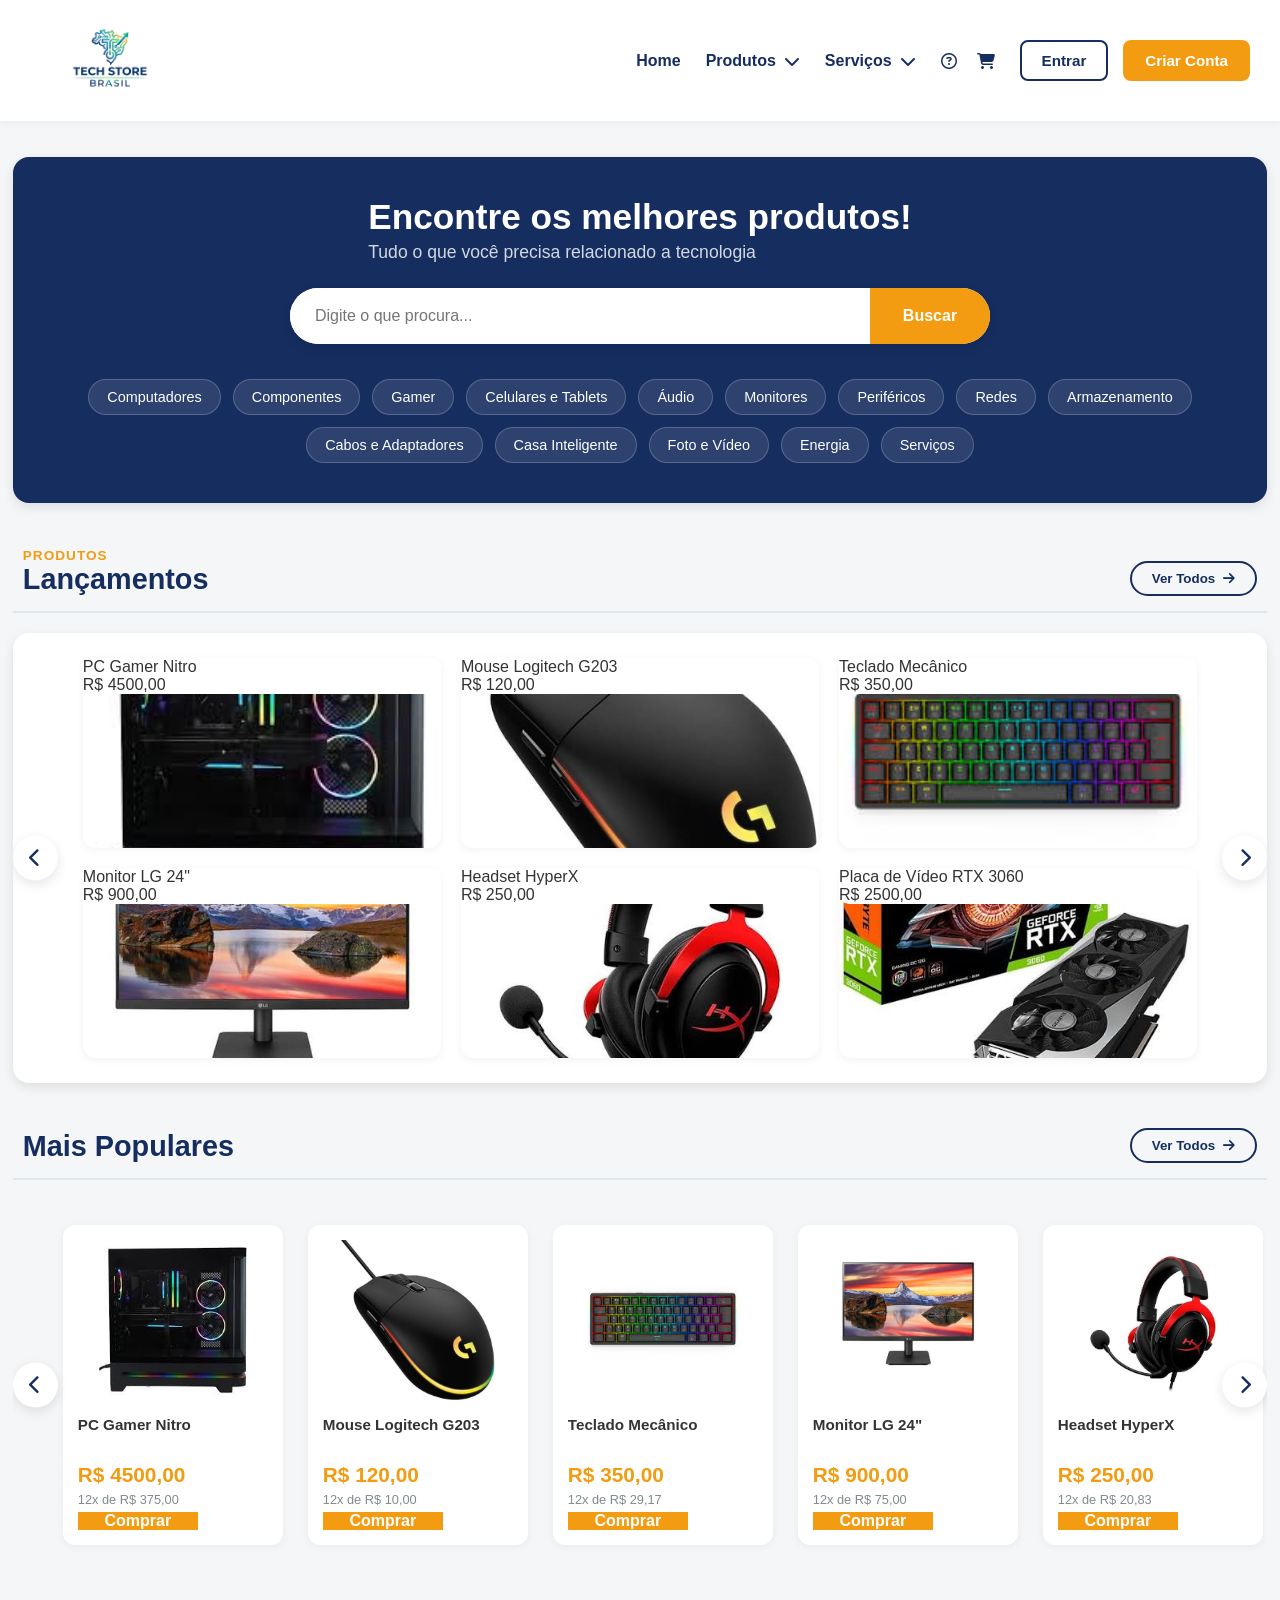
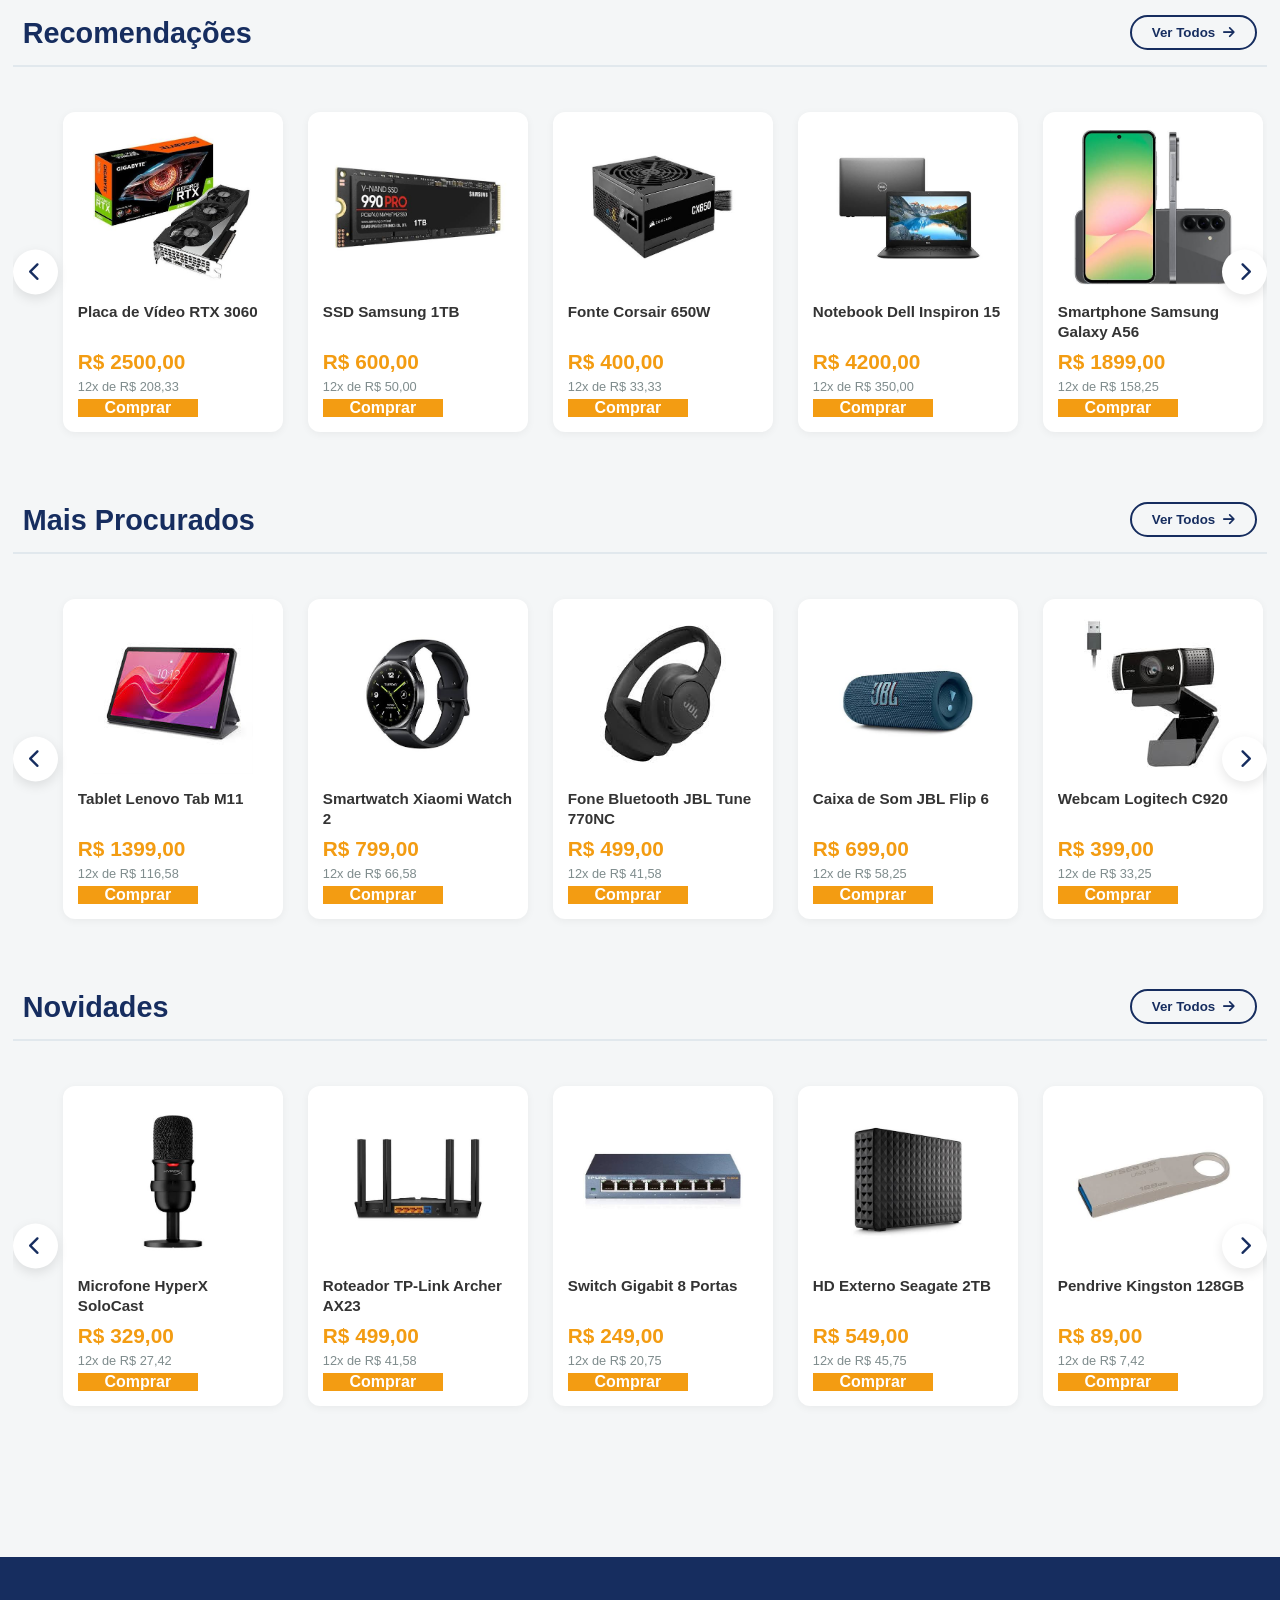
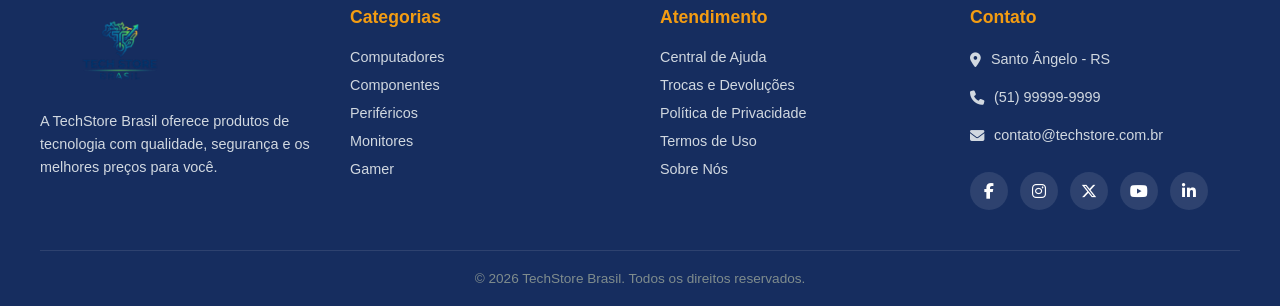
<file: index.html>
<!doctype html>
<html lang="pt-br">

<head>
  <meta charset="UTF-8" />
  <meta name="viewport" content="width=device-width, initial-scale=1.0" />
  <title>TechStore Brasil</title>
  <link rel="stylesheet" href="src/style.css" />
  <link rel="stylesheet" href="https://cdnjs.cloudflare.com/ajax/libs/font-awesome/6.7.2/css/all.min.css" />
</head>

<body>
  <header class="header">
    <div class="header-box-1">
      <div class="logo">
        <a href="index.html"><img src="src/res/logoTechStore.png" /></a>
      </div>
    </div>
    <div class="header-box-2">
      <div class="home"><a href="index.html">Home</a></div>
      <div class="produtos"><a href="#">Produtos<i class="fa-solid fa-chevron-down"></i></a></div>
      <div class="servicos"><a href="#">Serviços<i class="fa-solid fa-chevron-down"></i></a></div>
      <div class="sobre-carrinho">
        <a href="sobre.html"><i class="fa-regular fa-circle-question"></i></a>
        <a href="carrinho.html"><i class="fa-solid fa-cart-shopping"></i></a>
      </div>
      <div class="botoes">
        <button class="btn-entrar"><a href="entrar.html">Entrar</a></button>
        <button class="btn-criar-conta"><a href="criarConta.html">Criar Conta</a></button>
      </div>
    </div>
  </header>
  <main>
    <header class="header-main">
      <div class="header-main-mensagem">
        <h2><b>Encontre os melhores produtos!</b></h2>
        <h5>Tudo o que você precisa relacionado a tecnologia</h5>
      </div>
      <div class="barra-busca">
        <form action="/buscar" method="GET">
          <input class="campo-busca" type="search" id="campo-busca" name="q" placeholder="Digite o que procura...">
          <button class="btn-buscar" type="submit">Buscar</button>
        </form>
      </div>
      <div class="categorias">
        <div><a href="#">Computadores</a></div>
        <div><a href="#">Componentes</a></div>
        <div><a href="#">Gamer</a></div>
        <div><a href="#">Celulares e Tablets</a></div>
        <div><a href="#">Áudio</a></div>
        <div><a href="#">Monitores</a></div>
        <div><a href="#">Periféricos</a></div>
        <div><a href="#">Redes</a></div>
        <div><a href="#">Armazenamento</a></div>
        <div><a href="#">Cabos e Adaptadores</a></div>
        <div><a href="#">Casa Inteligente</a></div>
        <div><a href="#">Foto e Vídeo</a></div>
        <div><a href="#">Energia</a></div>
        <div><a href="#">Serviços</a></div>
      </div>
    </header>
    <section class="section-box lancamentos">
      <div class="mensagem-box-lancamentos">
        <div class="mensagem-lancamentos">
          <h5>Produtos</h5>
          <h2>Lançamentos</h2>
        </div>
        <button class="btn-ver-todos">
          Ver Todos<i class="fa-solid fa-arrow-right"></i>
        </button>
      </div>
      <div class="carrossel-banner" id="banner-lancamentos">

        <div class="slide ativo">
          <div class="grade-produtos-banner">
            <div class="produto-banner"></div>
            <div class="produto-banner"></div>
            <div class="produto-banner"></div>
            <div class="produto-banner"></div>
            <div class="produto-banner"></div>
            <div class="produto-banner"></div>
          </div>
        </div>

        <div class="slide">
          <div class="grade-produtos-banner">
            <div class="produto-banner"></div>
            <div class="produto-banner"></div>
            <div class="produto-banner"></div>
            <div class="produto-banner"></div>
            <div class="produto-banner"></div>
            <div class="produto-banner"></div>
          </div>
        </div>

        <button class="botao anterior" onclick="mudarSlideBanner(-1)"><i class="fa-solid fa-chevron-left"></i></button>
        <button class="botao proximo" onclick="mudarSlideBanner(1)"><i class="fa-solid fa-chevron-right"></i></button>
    </section>
    <section class="section-box produtos-oferta">
      <div class="mensagem-box">
        <div class="mensagem">
          <h2>Mais Populares</h2>
        </div>
        <button class="btn-ver-todos">
          Ver Todos<i class="fa-solid fa-arrow-right"></i>
        </button>
      </div>
      <div class="carrossel">
        <button class="botao anterior"><i class="fa-solid fa-chevron-left"></i></button>

        <div class="track" id="track-populares"></div>

        <button class="botao proximo"><i class="fa-solid fa-chevron-right"></i></button>
      </div>
    </section>
    <section class="section-box recomendacoes">
      <div class="mensagem-box">
        <div class="mensagem">
          <h2>Recomendações</h2>
        </div>
        <button class="btn-ver-todos">
          Ver Todos<i class="fa-solid fa-arrow-right"></i>
        </button>
      </div>
      <div class="carrossel">
        <button class="botao anterior"><i class="fa-solid fa-chevron-left"></i></button>

        <div class="track" id="track-recomendacoes">
        </div>

        <button class="botao proximo"><i class="fa-solid fa-chevron-right"></i></button>
      </div>
    </section>
    <section class="section-box mais-procurados">
      <div class="mensagem-box">
        <div class="mensagem">
          <h2>Mais Procurados</h2>
        </div>
        <button class="btn-ver-todos">
          Ver Todos<i class="fa-solid fa-arrow-right"></i>
        </button>
      </div>
      <div class="carrossel">
        <button class="botao anterior"><i class="fa-solid fa-chevron-left"></i></button>

        <div class="track" id="track-mais-procurados">

        </div>

        <button class="botao proximo"><i class="fa-solid fa-chevron-right"></i></button>
      </div>
    </section>
    <section class="section-box novidades">
      <div class="mensagem-box">
        <div class="mensagem">
          <h2>Novidades</h2>
        </div>
        <button class="btn-ver-todos">
          Ver Todos<i class="fa-solid fa-arrow-right"></i>
        </button>
      </div>
      <div class="carrossel">
        <button class="botao anterior"><i class="fa-solid fa-chevron-left"></i></button>

        <div class="track" id="track-novidades">

        </div>

        <button class="botao proximo"><i class="fa-solid fa-chevron-right"></i></button>
      </div>
    </section>
    <div class="produtos-wrapper">

    </div>
    <div class="servicos-wrapper">

    </div>
  </main>
  <footer class="footer">
    <div class="footer-container">

      <div class="footer-coluna">
        <img src="src/res/logoTechStore.png" alt="TechStore Brasil" class="footer-logo">
        <p>
          A TechStore Brasil oferece produtos de tecnologia com qualidade,
          segurança e os melhores preços para você.
        </p>
      </div>

      <div class="footer-coluna">
        <h3>Categorias</h3>
        <ul>
          <li><a href="#">Computadores</a></li>
          <li><a href="#">Componentes</a></li>
          <li><a href="#">Periféricos</a></li>
          <li><a href="#">Monitores</a></li>
          <li><a href="#">Gamer</a></li>
        </ul>
      </div>

      <div class="footer-coluna">
        <h3>Atendimento</h3>
        <ul>
          <li><a href="#">Central de Ajuda</a></li>
          <li><a href="#">Trocas e Devoluções</a></li>
          <li><a href="#">Política de Privacidade</a></li>
          <li><a href="#">Termos de Uso</a></li>
          <li><a href="sobre.html">Sobre Nós</a></li>
        </ul>
      </div>
      <div class="footer-coluna">
        <h3>Contato</h3>
        <p>
          <i class="fa-solid fa-location-dot"></i>
          Santo Ângelo - RS
        </p>
        <p>
          <i class="fa-solid fa-phone"></i>
          (51) 99999-9999
        </p>
        <p>
          <i class="fa-solid fa-envelope"></i>
          contato@techstore.com.br
        </p>
        <div class="footer-redes">
          <a href="#"><i class="fa-brands fa-facebook-f"></i></a>
          <a href="#"><i class="fa-brands fa-instagram"></i></a>
          <a href="#"><i class="fa-brands fa-x-twitter"></i></a>
          <a href="#"><i class="fa-brands fa-youtube"></i></a>
          <a href="#"><i class="fa-brands fa-linkedin-in"></i></a>
        </div>
      </div>
    </div>
    <div class="footer-bottom">
      <p>&copy; 2026 TechStore Brasil. Todos os direitos reservados.</p>
    </div>
  </footer>
  <script src="src/script.js"></script>
</body>

</html>
</file>
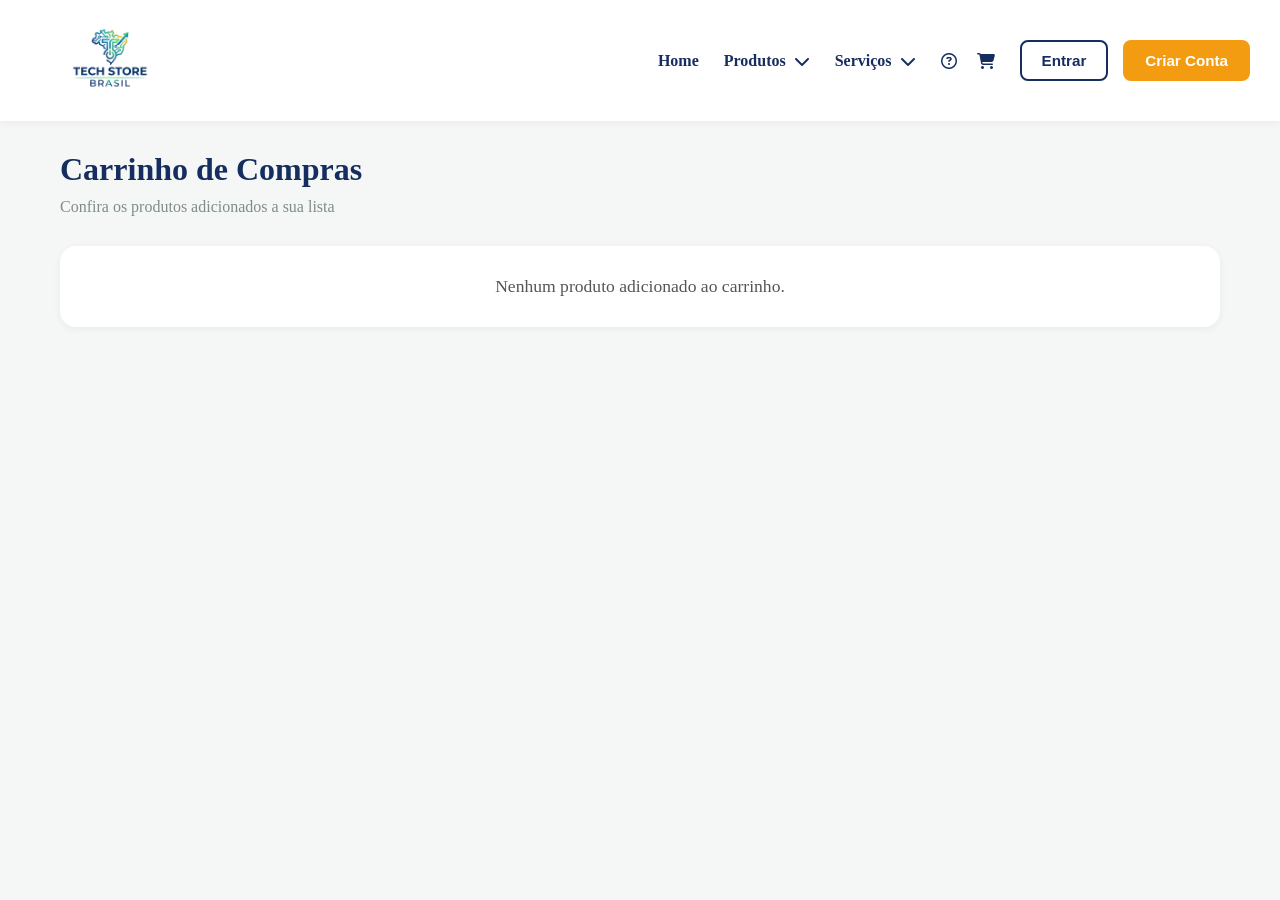
<file: carrinho.html>
<!DOCTYPE html>
<html lang="pt-br">
<head>
    <meta charset="UTF-8">
    <meta name="viewport" content="width=device-width, initial-scale=1.0">
    <title>Carrinho</title>
    <link rel="stylesheet" href="src/header.css">
    <link
      rel="stylesheet"
      href="https://cdnjs.cloudflare.com/ajax/libs/font-awesome/6.7.2/css/all.min.css"
    />
</head>
<body>
    <header class="header">
      <div class="header-box-1">
        <div class="logo">
          <a href="index.html"><img src="src/res/logoTechStore.png" /></a>
        </div>
      </div>
      <div class="header-box-2">
        <div class="home"><a href="index.html">Home</a></div>
        <div class="produtos"><a href="#">Produtos<i class="fa-solid fa-chevron-down"></i></a></div>
        <div class="servicos"><a href="#">Serviços<i class="fa-solid fa-chevron-down"></i></a></div>
        <div class="sobre-carrinho">
          <a href="sobre.html"><i class="fa-regular fa-circle-question"></i></a>
          <a href="carrinho.html"><i class="fa-solid fa-cart-shopping"></i></a>
        </div>
        <div class="botoes">
          <button class="btn-entrar"><a href="entrar.html">Entrar</a></button>
          <button class="btn-criar-conta"><a href="criarConta.html">Criar Conta</a></button>
        </div>
      </div>
    </header>
    <main>
      <div class="header-carrinho">
        <h1>Carrinho de Compras</h1>
        <p class="subtitulo-carrinho">Confira os produtos adicionados a sua lista</p>
      </div>
      <div class="tabela-produtos"></div>
      <div class="footer-carrinho"></div>
    </main>
    <script src="src/script.js"></script>
</body>
</html>
</file>
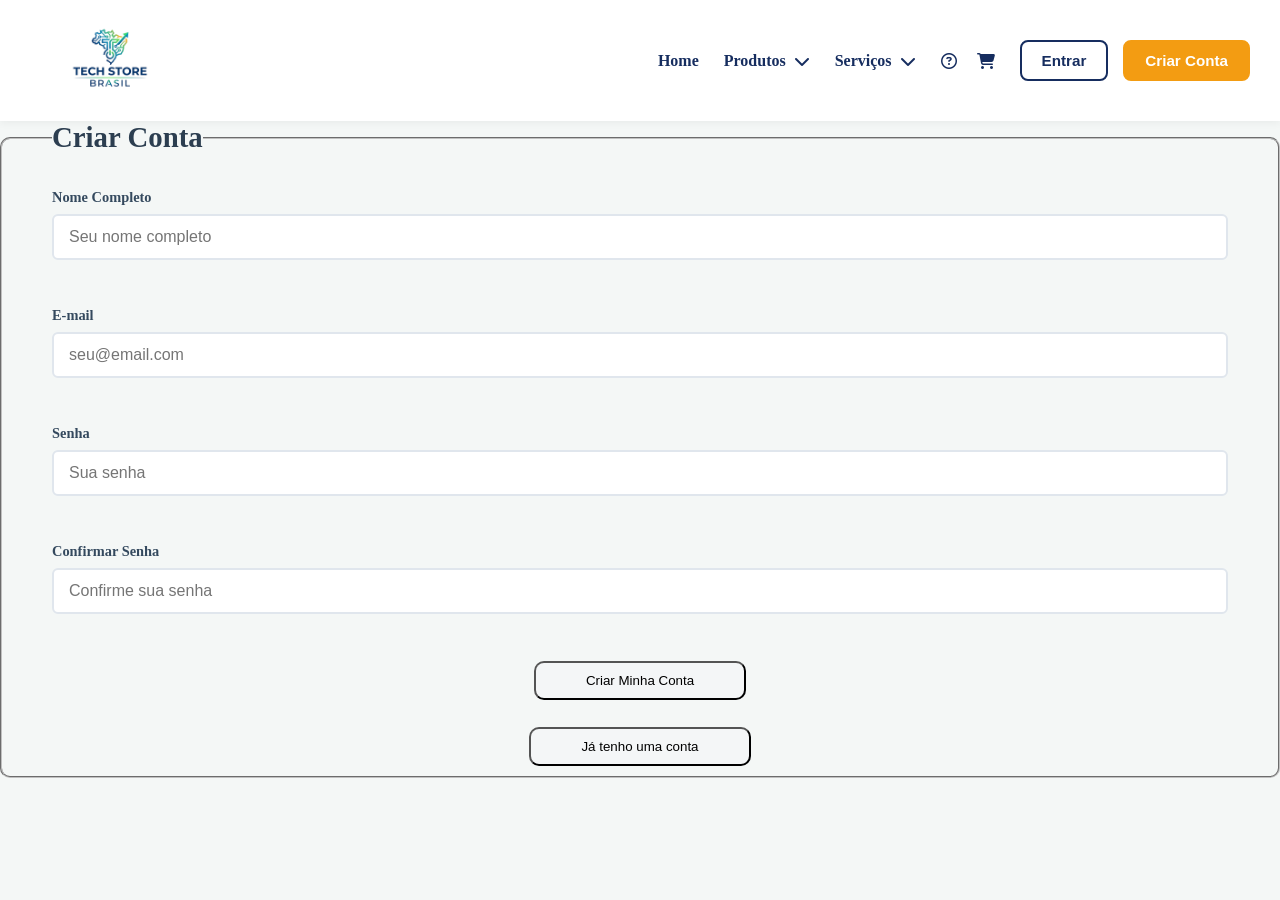
<file: criarConta.html>
<!DOCTYPE html>
<html lang="pt-br">
<head>
    <meta charset="UTF-8">
    <meta name="viewport" content="width=device-width, initial-scale=1.0">
    <title>Criar Conta - TechStore</title>
    <link rel="stylesheet" href="src/header.css">
    <link
      rel="stylesheet"
      href="https://cdnjs.cloudflare.com/ajax/libs/font-awesome/6.7.2/css/all.min.css"
    />
</head>
<body>
    <header class="header">
      <div class="header-box-1">
        <div class="logo">
          <a href="index.html"><img src="src/res/logoTechStore.png" /></a>
        </div>
      </div>
      <div class="header-box-2">
        <div class="home"><a href="index.html">Home</a></div>
        <div class="produtos"><a href="#">Produtos<i class="fa-solid fa-chevron-down"></i></a></div>
        <div class="servicos"><a href="#">Serviços<i class="fa-solid fa-chevron-down"></i></a></div>
        <div class="sobre-carrinho">
          <a href="sobre.html"><i class="fa-regular fa-circle-question"></i></a>
          <a href="carrinho.html"><i class="fa-solid fa-cart-shopping"></i></a>
        </div>
        <div class="botoes">
          <button class="btn-entrar"><a href="entrar.html">Entrar</a></button>
          <button class="btn-criar-conta"><a href="criarConta.html">Criar Conta</a></button>
        </div>
      </div>
    </header>
    <section class="login-form-wrapper">
      <form id="form-criar-conta" action="#" method="POST" class="cadastro-form">
        <fieldset>
          <legend>Criar Conta</legend>
          <div class="input-group">
            <label for="nome">Nome Completo</label>
            <input
              type="text"
              id="nome"
              name="nome"
              required
              placeholder="Seu nome completo"
            />
          </div>
          <div class="input-group">
            <label for="email">E-mail</label>
            <input
              type="email"
              id="email"
              name="email"
              required
              placeholder="seu@email.com"
            />
          </div>
          <div class="input-group">
            <label for="senha">Senha</label>
            <input
              type="password"
              id="senha"
              name="senha"
              required
              placeholder="Sua senha"
            />
          </div>
          <div class="input-group">
            <label for="confirma-senha">Confirmar Senha</label>
            <input
              type="password"
              id="confirma-senha"
              name="confirmaSenha"
              required
              placeholder="Confirme sua senha"
            />
          </div>
          <button type="submit" class="btn-submit">Criar Minha Conta</button>
          <button type="button" class="btn-criar" onclick="window.location.href='entrar.html'">Já tenho uma conta</button>
        </fieldset>
      </form>
    </section>
    <script src="src/script.js"></script>
</body>
</html>
</file>
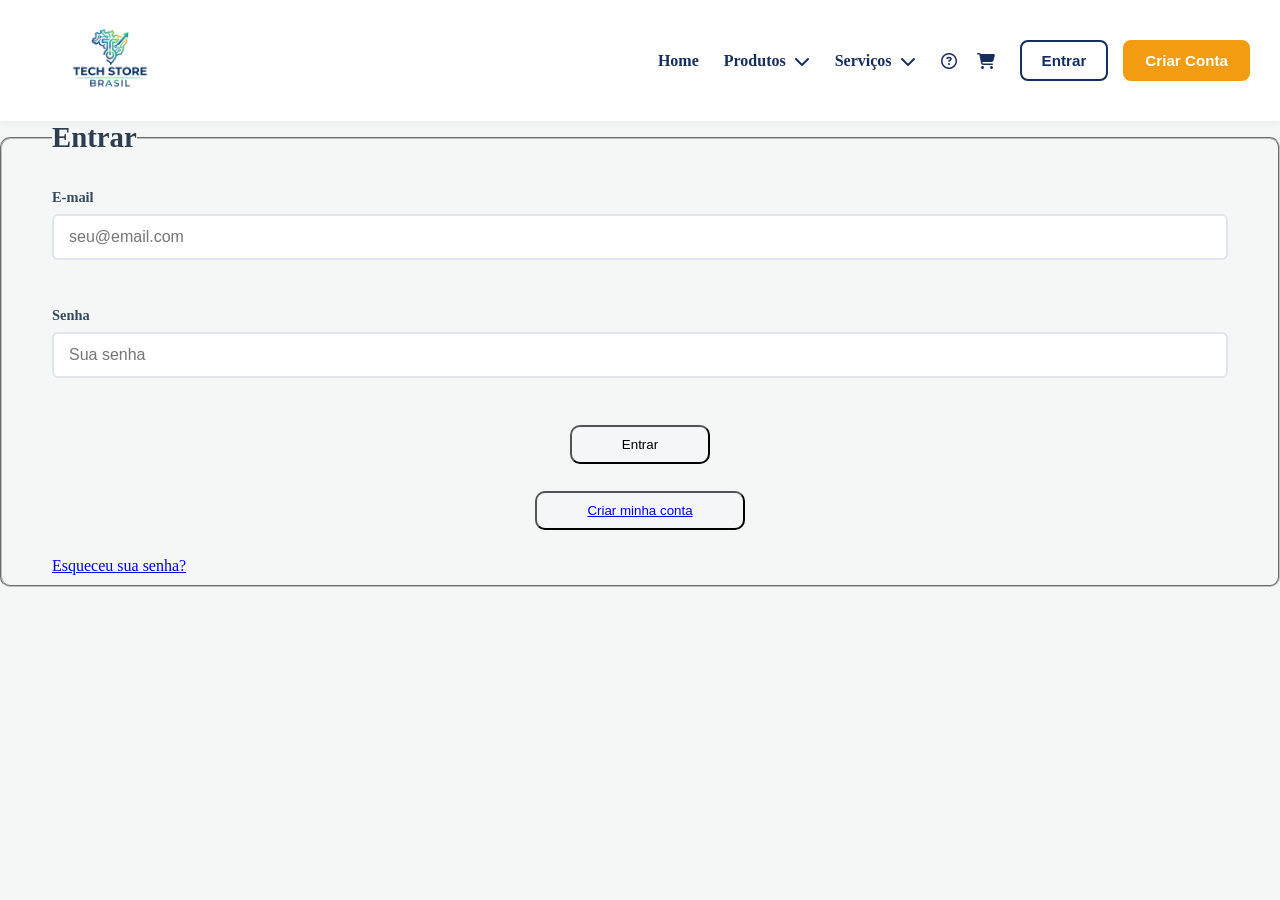
<file: entrar.html>
<!doctype html>
<html lang="pt-br">
  <head>
    <meta charset="UTF-8" />
    <meta name="viewport" content="width=device-width, initial-scale=1.0" />
    <title>Login</title>
    <link rel="stylesheet" href="src/header.css" />
    <link
      rel="stylesheet"
      href="https://cdnjs.cloudflare.com/ajax/libs/font-awesome/6.7.2/css/all.min.css"
    />
  </head>
  <body>
    <header class="header">
      <div class="header-box-1">
        <div class="logo">
          <a href="index.html"><img src="src/res/logoTechStore.png" /></a>
        </div>
      </div>
      <div class="header-box-2">
        <div class="home"><a href="index.html">Home</a></div>
        <div class="produtos"><a href="#">Produtos<i class="fa-solid fa-chevron-down"></i></a></div>
        <div class="servicos"><a href="#">Serviços<i class="fa-solid fa-chevron-down"></i></a></div>
        <div class="sobre-carrinho">
          <a href="sobre.html"><i class="fa-regular fa-circle-question"></i></a>
          <a href="carrinho.html"><i class="fa-solid fa-cart-shopping"></i></a>
        </div>
        <div class="botoes">
          <button class="btn-entrar"><a href="entrar.html">Entrar</a></button>
          <button class="btn-criar-conta"><a href="criarConta.html">Criar Conta</a></button>
        </div>
      </div>
    </header>
    <section class="login-form-wrapper">
      <form id="form-login" action="#" method="POST" class="cadastro-form">
        <fieldset>
          <legend>Entrar</legend>
          <div class="input-group">
            <label for="email">E-mail</label>
            <input
              type="email"
              id="email"
              name="email"
              required
              placeholder="seu@email.com"
            />
          </div>
          <div class="input-group">
            <label for="senha">Senha</label>
            <input
              type="password"
              id="senha"
              name="senha"
              required
              placeholder="Sua senha"
            />
          </div>
          <button type="submit" class="btn-submit">Entrar</button>
          <button class="btn-criar"><a href="criarConta.html">Criar minha conta</a></button>
          <p><a href="#">Esqueceu sua senha?</a></p>
        </fieldset>
      </form>
    </section>
    <script src="src/script.js"></script>
  </body>
</html>
</file>
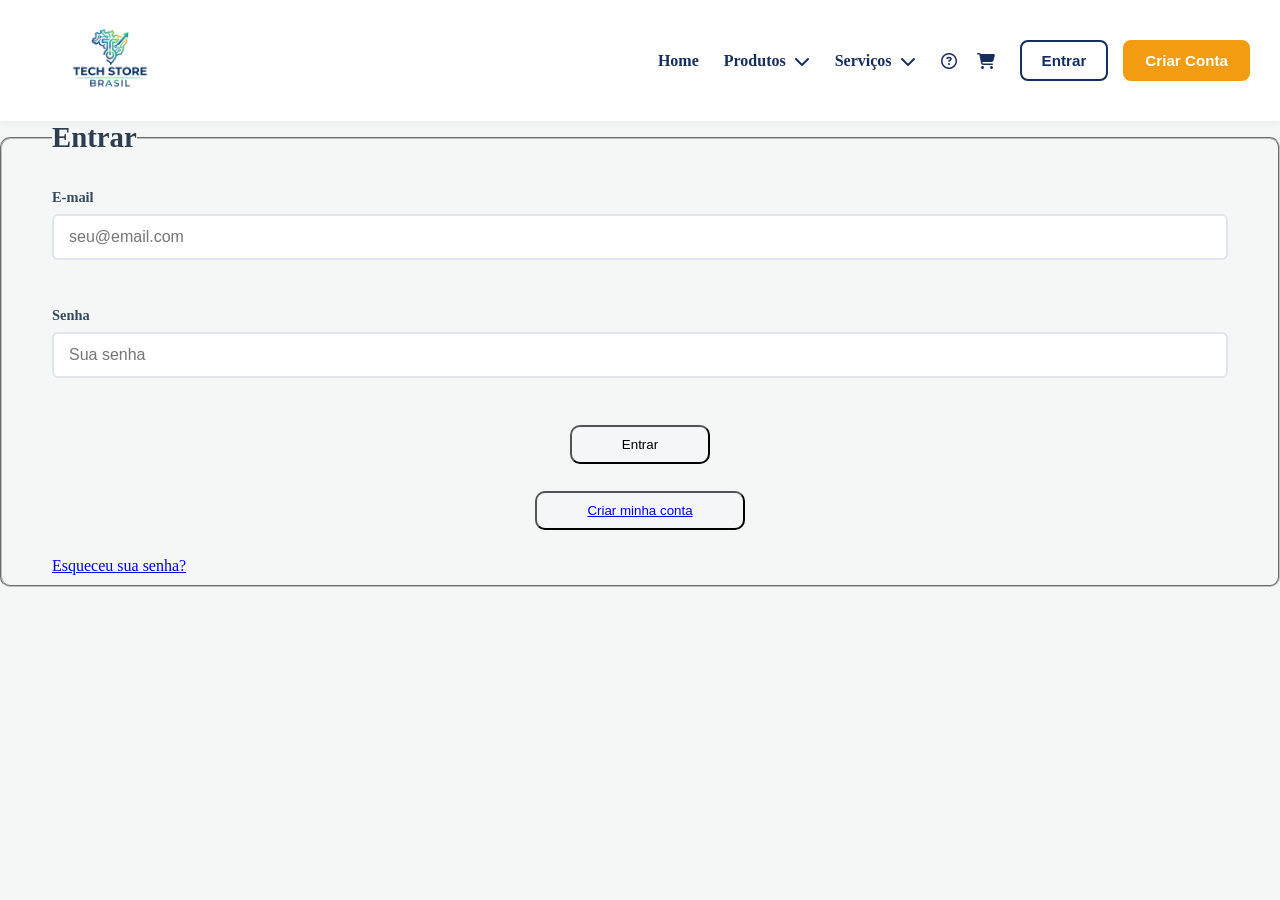
<file: painel-adm.html>
<!doctype html>
<html lang="pt-br">
  <head>
    <meta charset="UTF-8" />
    <meta name="viewport" content="width=device-width, initial-scale=1.0" />
    <title>Painel do Administrador - TechStore</title>
    <link rel="stylesheet" href="src/style.css" />
    <link
      rel="stylesheet"
      href="https://cdnjs.cloudflare.com/ajax/libs/font-awesome/6.7.2/css/all.min.css"
    />
  </head>
  <body>
    <header class="header">
      <div class="header-box-1">
        <div class="logo">
          <a href="index.html"><img src="src/res/logoTechStore.png" /></a>
        </div>
      </div>
      <div class="header-box-2">
        <div class="home"><a href="index.html">Home</a></div>
        <div class="produtos">
          <a href="#">Produtos<i class="fa-solid fa-chevron-down"></i></a>
        </div>
        <div class="servicos">
          <a href="#">Serviços<i class="fa-solid fa-chevron-down"></i></a>
        </div>
        <div class="sobre-carrinho">
          <a href="sobre.html"><i class="fa-regular fa-circle-question"></i></a>
          <a href="carrinho.html"><i class="fa-solid fa-cart-shopping"></i></a>
        </div>
        <div class="botoes">
          <button class="btn-entrar"><a href="entrar.html">Entrar</a></button>
          <button class="btn-criar-conta">
            <a href="criarConta.html">Criar Conta</a>
          </button>
        </div>
      </div>
    </header>

    <main class="main-adm">
      <h1 class="admin-section-titulo">Painel de Controle Administrativo</h1>
      <section class="dashboard">
        <div class="card-metric">
          <h3>Receita Bruta</h3>
          <p id="metric-receita">R$ 45.890,00</p>
        </div>
        <div class="card-metric">
          <h3>Número de Pedidos</h3>
          <p id="metric-pedidos">128</p>
        </div>
        <div class="card-metric">
          <h3>Ticket Médio</h3>
          <p id="metric-ticket">R$ 358,50</p>
        </div>
        <div class="card-metric">
          <h3>Produtos Cadastrados</h3>
          <p id="metric-produtos-count">30</p>
        </div>
      </section>

      <section class="faturamento">
        <h3>Implementações futuras</h3>

        Receita bruta e líquida: O total vendido e o valor real que entrou após
        descontos. <br />
        Ticket médio: O valor médio gasto por cada cliente em cadacompra. <br />
        Taxa de aprovação: A porcentagem de pedidos pagos em relação aos gerados
        (94.5%). <br />
        Meios de pagamento:Divisão por Pix (55%), Cartão de Crédito (35%) e
        Boleto (10%). <br />
        Curva ABC de produtos: Identificação dos itens que geram maior
        faturamento (PC Gamer, PS5, Smartphones).<br />
      </section>
      <div class="cadastro-produtos-wrapper">
        <div class="form-cadastrar">
          <h2>Cadastrar Novo Produto</h2>
          <form id="form-cadastrar-produto">
            <div class="form-group">
              <label for="nome-produto">Nome do Produto</label>
              <input
                type="text"
                id="nome-produto"
                required
                placeholder="Ex: Teclado RGB Mecânico"
              />
            </div>
            <div class="form-group">
              <label for="preco-produto">Preço (R$)</label>
              <input
                type="number"
                step="0.01"
                id="preco-produto"
                required
                placeholder="Ex: 299.90"
              />
            </div>
            <div class="form-group">
              <label for="categoria-produto">Categoria</label>
              <select id="categoria-produto">
                <option value="Periféricos">Periféricos</option>
                <option value="Computadores">Computadores</option>
                <option value="Gamer">Gamer</option>
                <option value="Celulares e Tablets">Celulares e Tablets</option>
                <option value="Áudio">Áudio</option>
                <option value="Armazenamento">Armazenamento</option>
              </select>
            </div>
            <div class="form-group">
              <label for="imagem-produto">Imagem (Caminho ou arquivo)</label>
              <select id="imagem-produto">
                <option value="">Selecionar imagem</option>
                <option value="src/res/placeholder.jpg">Sem imagem</option>
                <option value="src/res/teclado.jpg">Teclado</option>
                <option value="src/res/mouse.jpg">Mouse</option>
                <option value="src/res/monitor.jpg">Monitor</option>
                <option value="src/res/headset.jpg">Headset</option>
                <option value="src/res/pc.jpg">PC Gamer</option>
                <option value="src/res/notebook.jpg">Notebook</option>
                <option value="src/res/smartphone.jpg">Smartphone</option>
                <option value="src/res/ps5.jpg">Console PS5</option>
              </select>
            </div>
            <button type="submit" class="btn-cadastrar-prod">
              Salvar Produto
            </button>
          </form>
        </div>

        <div class="lista-produtos-adm">
          <h2>Produtos Cadastrados no Sistema</h2>
          <div class="box">
            <table class="tabela-adm">
              <thead>
                <tr>
                  <th>Img</th>
                  <th>Nome</th>
                  <th>Preço</th>
                  <th>Ações</th>
                </tr>
              </thead>
              <tbody id="tabela-produtos-adm-body"></tbody>
            </table>
          </div>
        </div>
      </div>
    </main>

    <footer style="margin-top: 60px"></footer>
    <script src="src/script.js"></script>
  </body>
</html>
</file>
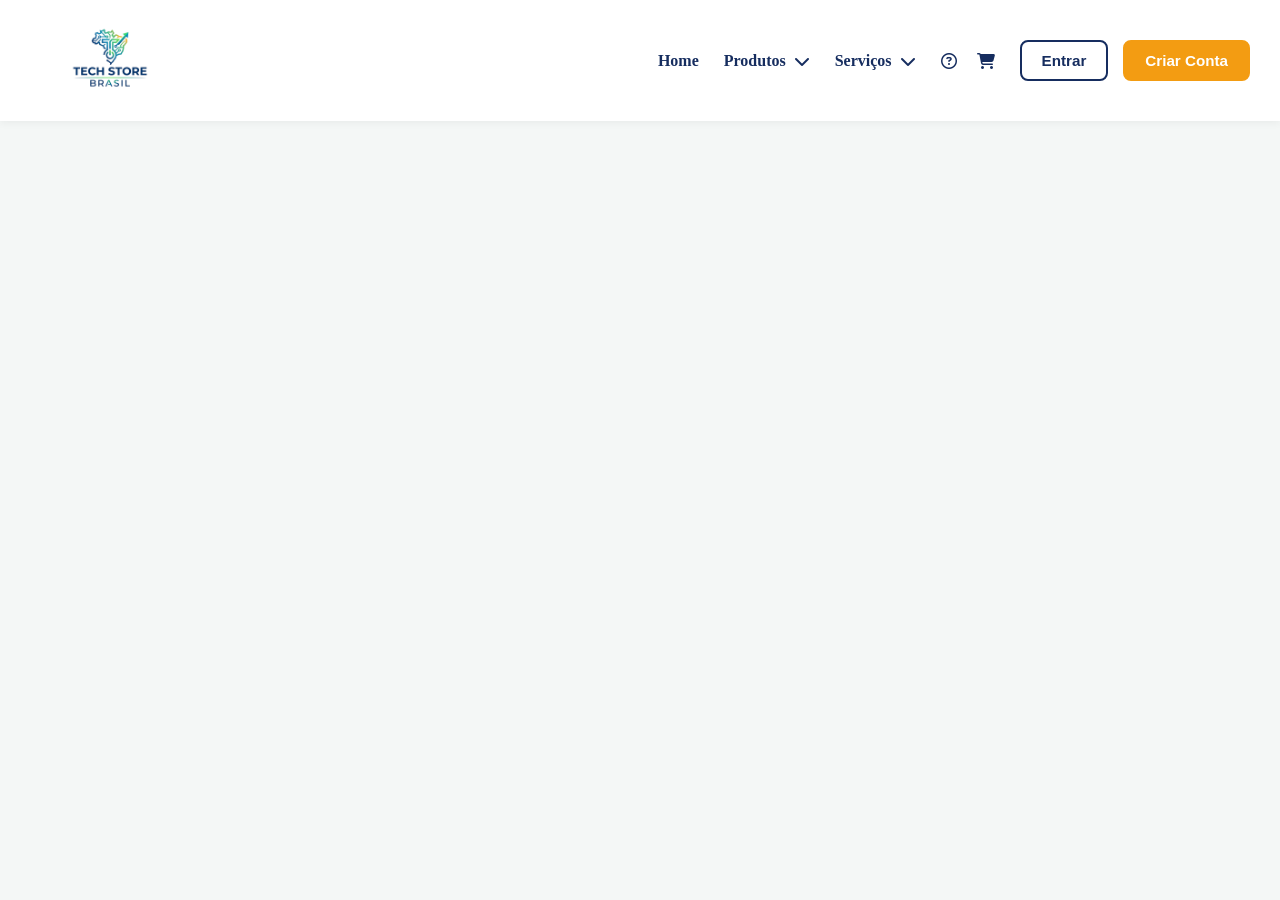
<file: sobre.html>
<!DOCTYPE html>
<html lang="pt-br">
<head>
    <meta charset="UTF-8">
    <meta name="viewport" content="width=device-width, initial-scale=1.0">
    <title>Sobre</title>
    <link rel="stylesheet" href="src/header.css">
    <link
      rel="stylesheet"
      href="https://cdnjs.cloudflare.com/ajax/libs/font-awesome/6.7.2/css/all.min.css"
    />
</head>
<body>
    <header class="header">
      <div class="header-box-1">
        <div class="logo">
          <a href="index.html"><img src="src/res/logoTechStore.png" /></a>
        </div>
      </div>
      <div class="header-box-2">
        <div class="home"><a href="index.html">Home</a></div>
        <div class="produtos"><a href="#">Produtos<i class="fa-solid fa-chevron-down"></i></a></div>
        <div class="servicos"><a href="#">Serviços<i class="fa-solid fa-chevron-down"></i></a></div>
        <div class="sobre-carrinho">
          <a href="sobre.html"><i class="fa-regular fa-circle-question"></i></a>
          <a href="carrinho.html"><i class="fa-solid fa-cart-shopping"></i></a>
        </div>
        <div class="botoes">
          <button class="btn-entrar"><a href="entrar.html">Entrar</a></button>
          <button class="btn-criar-conta"><a href="criarConta.html">Criar Conta</a></button>
        </div>
      </div>
    </header>

    
    <script src="src/script.js"></script>
</body>
</html>
</file>
<file: src/style.css>
:root {
  --primary: #f39c12;
  --primary-hover: #e67e22;
  --dark-blue: #162d5f;
  --dark-blue-hover: #0f1f45;
  --light-bg: #f4f6f7;
  --white: #ffffff;
  --text-main: #333333;
  --text-light: #7f8c8d;
  --shadow-sm: 0 2px 8px rgba(0, 0, 0, 0.05);
  --shadow-md: 0 4px 12px rgba(0, 0, 0, 0.1);
  --shadow-hover: 0 8px 24px rgba(0, 0, 0, 0.15);
  --transition: all 0.3s ease;
}
* {
  padding: 0;
  margin: 0;
  box-sizing: border-box;
}
body {
  background-color: var(--light-bg);
  font-family: "Segoe UI", Roboto, Helvetica, Arial, sans-serif;
  display: flex;
  flex-direction: column;
  align-items: center;
  color: var(--text-main);
  width: 100%;
  overflow-x: hidden;
}
.header {
  width: 100%;
  min-height: 10vh;
  background-color: var(--white);
  box-shadow: var(--shadow-sm);
  display: grid;
  grid-template-columns: 17rem 1fr;
  grid-template-areas: "box-1 box-2";
  padding: 15px 30px;
  position: sticky;
  top: 0;
  z-index: 100;
}
.header-box-1 {
  grid-area: box-1;
  display: flex;
  align-items: center;
  justify-content: flex-start;
}
.logo img {
  width: 100%;
  max-width: 10rem;
  height: auto;
  transition: var(--transition);
}
.logo img:hover {
  transform: scale(1.05);
}
.header-box-2 {
  grid-area: box-2;
  display: flex;
  flex-wrap: wrap;
  align-items: center;
  justify-content: flex-end;
  gap: 25px;
}
.home a,
.produtos a,
.servicos a,
.sobre-carrinho a {
  color: var(--dark-blue);
  text-decoration: none;
  font-weight: 600;
  font-size: 1rem;
  display: flex;
  align-items: center;
  gap: 8px;
  transition: var(--transition);
}
.home a:hover,
.produtos a:hover,
.servicos a:hover,
.sobre-carrinho a:hover {
  color: var(--primary);
}
.sobre-carrinho {
  display: flex;
  gap: 20px;
  font-size: 1.2rem;
}
.botoes {
  display: flex;
  gap: 15px;
}
.btn-entrar,
.btn-criar-conta {
  border: none;
  border-radius: 8px;
  font-weight: bold;
  font-size: 0.95rem;
  transition: var(--transition);
  cursor: pointer;
  overflow: hidden;
}
.btn-entrar a,
.btn-criar-conta a {
  text-decoration: none;
  padding: 10px 20px;
  display: block;
  width: 100%;
  height: 100%;
}
.btn-entrar {
  background-color: transparent;
  border: 2px solid var(--dark-blue);
}
.btn-entrar a {
  color: var(--dark-blue);
}
.btn-entrar:hover {
  background-color: var(--dark-blue);
}
.btn-entrar:hover a {
  color: var(--white);
}
.btn-criar-conta {
  background-color: var(--primary);
  border: 2px solid var(--primary);
}
.btn-criar-conta a {
  color: var(--white);
}
.btn-criar-conta:hover {
  background-color: var(--primary-hover);
  border-color: var(--primary-hover);
}
main {
  width: 98%;
  max-width: 1400px;
  display: flex;
  flex-direction: column;
  align-items: center;
  gap: 5vh;
  padding: 4vh 0;
}
.header-main {
  display: flex;
  flex-direction: column;
  align-items: center;
  width: 100%;
  gap: 25px;
  background: var(--dark-blue);
  color: var(--white);
  padding: 40px 20px;
  border-radius: 16px;
  box-shadow: var(--shadow-md);
}
.header-main-mensagem h2 {
  font-size: 2.2rem;
  margin-bottom: 5px;
}
.header-main-mensagem h5 {
  font-size: 1.1rem;
  font-weight: 400;
  color: #d1d8e0;
}
.barra-busca {
  width: 100%;
  max-width: 700px;
  height: 3.5rem;
}
.barra-busca form {
  display: flex;
  width: 100%;
  height: 100%;
  background: var(--white);
  border-radius: 50px;
  overflow: hidden;
  box-shadow: var(--shadow-md);
}
.campo-busca {
  flex: 1;
  border: none;
  padding: 0 25px;
  font-size: 1rem;
  outline: none;
  color: var(--text-main);
}
.btn-buscar {
  width: 120px;
  background-color: var(--primary);
  color: var(--white);
  border: none;
  font-weight: bold;
  font-size: 1rem;
  cursor: pointer;
  transition: var(--transition);
}
.btn-buscar:hover {
  background-color: var(--primary-hover);
}
.categorias {
  width: 100%;
  display: flex;
  flex-wrap: wrap;
  align-items: center;
  justify-content: center;
  gap: 12px;
  padding-top: 10px;
}
.categorias div {
  background-color: rgba(255, 255, 255, 0.1);
  border: 1px solid rgba(255, 255, 255, 0.2);
  border-radius: 20px;
  padding: 8px 18px;
  transition: var(--transition);
}
.categorias div:hover {
  background-color: var(--primary);
  border-color: var(--primary);
  transform: translateY(-2px);
}
.categorias div a {
  color: var(--white);
  text-decoration: none;
  font-size: 0.9rem;
  font-weight: 500;
}
.section-box {
  width: 100%;
  display: flex;
  flex-direction: column;
  gap: 20px;
}
.mensagem-box,
.mensagem-box-lancamentos {
  width: 100%;
  display: flex;
  align-items: flex-end;
  justify-content: space-between;
  padding: 0 10px;
  border-bottom: 2px solid #e1e8ed;
  padding-bottom: 15px;
}
.mensagem h2,
.mensagem-lancamentos h2 {
  font-size: 1.8rem;
  color: var(--dark-blue);
}
.mensagem-lancamentos h5 {
  color: var(--primary);
  text-transform: uppercase;
  letter-spacing: 1px;
  font-size: 0.85rem;
}
.btn-ver-todos {
  padding: 8px 20px;
  background: transparent;
  color: var(--dark-blue);
  border: 2px solid var(--dark-blue);
  border-radius: 25px;
  cursor: pointer;
  display: flex;
  align-items: center;
  gap: 8px;
  font-weight: bold;
  transition: var(--transition);
}
.btn-ver-todos:hover {
  background-color: var(--dark-blue);
  color: var(--white);
}
/*carrossel de lançamentos*/
.carrossel-banner {
  position: relative;
  width: 100%;
  height: 450px;
  margin: 0 auto;
  overflow: hidden;
  border-radius: 16px;
  box-shadow: var(--shadow-md);
  background-color: var(--white);
}
.carrossel-banner .slide {
  position: absolute;
  top: 0;
  left: 0;
  width: 100%;
  height: 100%;
  padding: 25px 70px;
  box-sizing: border-box;
  opacity: 0;
  transition: opacity 0.8s ease-in-out;
  z-index: 0;
  pointer-events: none;
}
.carrossel-banner .slide.ativo {
  opacity: 1;
  z-index: 1;
  pointer-events: auto;
}
.grade-produtos-banner {
  display: grid;
  grid-template-columns: repeat(3, 1fr);
  grid-template-rows: repeat(2, 1fr);
  gap: 20px;
  width: 100%;
  height: 100%;
}
.produto-banner {
  width: 100%;
  height: 100%;
  background-color: #e1e8ed;
  border-radius: 12px;
  background-size: cover;
  background-position: center;
  background-repeat: no-repeat;
  transition: var(--transition);
  cursor: pointer;
  box-shadow: var(--shadow-sm);
}
.produto-banner:hover {
  transform: translateY(-5px);
  box-shadow: var(--shadow-hover);
}
.carrossel {
  width: 100%;
  overflow: hidden;
  position: relative;
  padding: 15px 50px;
}
.carrossel .track {
  display: flex;
  gap: 25px;
  transition: transform 0.4s ease;
  padding: 10px 0;
}
.produto {
  flex: 0 0 220px;
  height: 320px;
  background-color: var(--white);
  border-radius: 12px;
  border: none;
  box-shadow: var(--shadow-sm);
  display: flex;
  flex-direction: column;
  align-items: flex-start;
  justify-content: flex-start;
  padding: 15px;
  cursor: pointer;
  transition: var(--transition);
  text-align: left;
}
.produto:hover {
  transform: translateY(-8px);
  box-shadow: var(--shadow-hover);
}
.produto img {
  width: 100%;
  height: 160px;
  object-fit: contain;
  margin-bottom: 15px;
  background-color: #fff;
}
.produto p {
  color: var(--text-main);
  margin-bottom: 5px;
  width: 100%;
}
.produto p:nth-of-type(1) {
  font-weight: 600;
  font-size: 0.95rem;
  line-height: 1.3;
  display: -webkit-box;
  -webkit-box-orient: vertical;
  overflow: hidden;
}
.produto p:nth-of-type(2) {
  font-weight: 800;
  font-size: 1.3rem;
  color: var(--primary);
  margin-top: auto;
}
.produto p:nth-of-type(3) {
  font-size: 0.8rem;
  color: var(--text-light);
}
.botao,
.btn-carrossel-anterior,
.btn-carrossel-proximo {
  width: 45px;
  height: 45px;
  display: flex;
  justify-content: center;
  align-items: center;
  background: var(--white);
  color: var(--dark-blue);
  border-radius: 50%;
  border: none;
  box-shadow: var(--shadow-md);
  cursor: pointer;
  z-index: 10;
  transition: var(--transition);
  font-size: 1.2rem;
}
.botao:hover,
.btn-carrossel-anterior:hover,
.btn-carrossel-proximo:hover {
  background-color: var(--dark-blue);
  color: var(--white);
}
.anterior {
  position: absolute;
  top: 50%;
  left: 0;
  transform: translateY(-50%);
}
.proximo {
  position: absolute;
  top: 50%;
  right: 0;
  transform: translateY(-50%);
}
footer {
  width: 100%;
  margin-top: auto;
  background-color: var(--dark-blue);
  color: var(--white);
  padding: 50px 20px 20px 20px;
}
.footer-container {
  max-width: 1200px;
  margin: 0 auto;
  display: grid;
  grid-template-columns: repeat(auto-fit, minmax(220px, 1fr));
  gap: 40px;
  padding-bottom: 40px;
  border-bottom: 1px solid rgba(255, 255, 255, 0.1);
}
.footer-coluna {
  display: flex;
  flex-direction: column;
  gap: 15px;
}
.footer-logo {
  max-width: 160px;
  height: auto;
}
.footer-coluna p {
  color: #d1d8e0;
  font-size: 0.9rem;
  line-height: 1.6;
  display: flex;
  align-items: center;
  gap: 10px;
}
.footer-coluna h3 {
  font-size: 1.1rem;
  color: var(--primary);
  margin-bottom: 5px;
  position: relative;
}
.footer-coluna ul {
  list-style: none;
  padding: 0;
  margin: 0;
  display: flex;
  flex-direction: column;
  gap: 10px;
}
.footer-coluna ul li a {
  color: #d1d8e0;
  text-decoration: none;
  font-size: 0.9rem;
  transition: var(--transition);
}
.footer-coluna ul li a:hover {
  color: var(--primary);
  padding-left: 5px;
}
.footer-redes {
  display: flex;
  gap: 12px;
  margin-top: 10px;
}
.footer-redes a {
  width: 38px;
  height: 38px;
  background-color: rgba(255, 255, 255, 0.1);
  color: var(--white);
  border-radius: 50%;
  display: flex;
  align-items: center;
  justify-content: center;
  text-decoration: none;
  transition: var(--transition);
}
.footer-redes a:hover {
  background-color: var(--primary);
  color: var(--white);
  transform: translateY(-3px);
}
.footer-bottom {
  max-width: 1200px;
  margin: 0 auto;
  padding-top: 20px;
  text-align: center;
  color: #7f8c8d;
  font-size: 0.85rem;
}
/* Painel do Administrador */
.main-adm {
  max-width: 1200px;
  margin: 40px auto;
  padding: 0 20px;
}
.admin-section-titulo {
  font-size: 1.8rem;
  color: var(--dark-blue);
  margin-bottom: 20px;
  border-bottom: 2px solid #e1e8ed;
  padding-bottom: 10px;
}
.dashboard {
  display: flex;
  flex-direction: row;
  align-items: center;
  justify-content: space-between;
  gap: 20px;
  margin-bottom: 40px;
}
.card-metric {
  min-width: 200px;
  background: #fff;
  padding: 20px;
  border-radius: 12px;
}
.card-metric h3 {
  font-size: 1rem;
  color: #555;
  margin-bottom: 10px;
}
.card-metric p {
  font-size: 1.4rem;
  font-weight: bold;
  color: #0d1b2a;
}
.faturamento{
  background: #fff; 
  padding: 20px; 
  border-radius: 12px; 
  margin-bottom: 30px; 
}
.cadastro-produtos-wrapper {
  display: grid;
  grid-template-columns: 1fr 2fr;
  gap: 30px;
}
@media (max-width: 900px) {
  .cadastro-produtos-wrapper {
    grid-template-columns: 1fr;
  }
}
.form-cadastrar {
  background: #fff;
  padding: 25px;
  border-radius: 12px;
}
.form-cadastrar h2 {
  margin-bottom: 20px;
  font-size: 1.3rem;
  color: #0d1b2a;
}
.form-group {
  margin-bottom: 15px;
}
.form-group label {
  display: block;
  margin-bottom: 5px;
  font-weight: 600;
  color: #333;
}
.form-group input,
.form-group select {
  width: 100%;
  padding: 10px;
  border: 1px solid #ccc;
  border-radius: 6px;
  font-size: 1rem;
}
.btn-cadastrar-prod {
  background-color: #1b4965;
  color: white;
  border: none;
  padding: 12px 20px;
  border-radius: 6px;
  cursor: pointer;
  font-weight: bold;
  width: 100%;
  transition: background 0.3s;
}
.btn-cadastrar-prod:hover {
  background-color: #0d1b2a;
}
.lista-produtos-adm {
  background: #fff;
  padding: 25px;
  border-radius: 12px;
  max-height: 600px;
  overflow-y: auto;
}
.box{
  overflow-x: auto;
}
.tabela-adm {
  width: 100%;
  border-collapse: collapse;
  margin-top: 15px;
}
.tabela-adm th,
.tabela-adm td {
  padding: 12px;
  text-align: left;
  border-bottom: 1px solid #eee;
  font-size: 0.95rem;
}
.tabela-adm th {
  background-color: #f8f9fa;
  color: #333;
}
.tabela-adm img {
  width: 40px;
  height: 40px;
  object-fit: cover;
  border-radius: 4px;
}
.btn-remover-adm {
  background-color: #e63946;
  color: white;
  border: none;
  padding: 6px 10px;
  border-radius: 4px;
  cursor: pointer;
}
.btn-remover-adm:hover {
  background-color: #d90429;
}

@media (max-width: 1050px) {
  .header {
    display: flex;
    flex-direction: column;
    height: auto;
    padding: 20px;
    gap: 20px;
  }
  .header-box-1,
  .header-box-2 {
    justify-content: center;
    width: 100%;
  }
  .botoes {
    justify-content: center;
    width: 100%;
  }
}
@media (max-width: 900px) {
  .grade-produtos-banner {
    grid-template-columns: repeat(2, 1fr);
    grid-template-rows: repeat(3, 1fr);
  }
  .carrossel-banner {
    height: 600px;
  }
}
@media (max-width: 600px) {
  .produto {
    flex: 0 0 160px;
    height: 280px;
  }
  .produto img {
    height: 120px;
  }
  .carrossel {
    padding: 10px 30px;
  }
  .carrossel-banner {
    height: 800px;
    padding: 10px;
  }
  .carrossel-banner .slide {
    padding: 15px 45px;
  }
  .grade-produtos-banner {
    grid-template-columns: 1fr;
    grid-template-rows: repeat(6, 1fr);
  }
  .mensagem-box,
  .mensagem-box-lancamentos {
    flex-direction: column;
    text-align: center;
    align-items: center;
    gap: 15px;
  }
  .footer-container {
    grid-template-columns: 1fr;
    text-align: center;
  }
  .footer-coluna {
    align-items: center;
  }
  .footer-coluna p {
    justify-content: center;
  }
  .footer-coluna ul li a:hover {
    padding-left: 0;
  }
}
</file>
<file: src/header.css>
:root {
  --primary: #f39c12;          
  --primary-hover: #e67e22;
  --dark-blue: #162d5f;        
  --dark-blue-hover: #0f1f45;
  --light-bg: #f4f6f7;         
  --white: #ffffff;
  --text-main: #333333;        
  --text-light: #7f8c8d;     
  --shadow-sm: 0 2px 8px rgba(0, 0, 0, 0.05);
  --shadow-md: 0 4px 12px rgba(0, 0, 0, 0.1);
  --shadow-hover: 0 8px 24px rgba(0, 0, 0, 0.15);
  --transition: all 0.3s ease;
}
* {
  padding: 0px;
  margin: 0px;
  box-sizing: border-box;
}
body {
  background-color: #f4f7f6;
  display: flex;
  flex-direction: column;
  justify-content: center;
  align-items: center;
  min-height: 100%;
} 
main{
  width: 100%;
  height: 100%;
}
.header {
  width: 100%;
  min-height: 10vh;
  background-color: var(--white);
  box-shadow: var(--shadow-sm);
  display: grid;
  grid-template-columns: 17rem 1fr;
  grid-template-areas: "box-1 box-2";
  padding: 15px 30px;
  position: sticky;
  top: 0;
  z-index: 100;
}
.header-box-1 {
  grid-area: box-1;
  display: flex;
  align-items: center;
  justify-content: flex-start;
}
.logo img {
  width: 100%;
  max-width: 10rem;
  height: auto;
  transition: var(--transition);
}
.logo img:hover {
  transform: scale(1.05);
}
.header-box-2 {
  grid-area: box-2;
  display: flex;
  flex-wrap: wrap;
  align-items: center;
  justify-content: flex-end;
  gap: 25px;
}
.home a, .produtos a, .servicos a, .sobre-carrinho a {
  color: var(--dark-blue);
  text-decoration: none;
  font-weight: 600;
  font-size: 1rem;
  display: flex;
  align-items: center;
  gap: 8px;
  transition: var(--transition);
}
.home a:hover, .produtos a:hover, .servicos a:hover, .sobre-carrinho a:hover {
  color: var(--primary);
}
.sobre-carrinho {
  display: flex;
  gap: 20px;
  font-size: 1.2rem;
}
.botoes {
  display: flex;
  gap: 15px;
}
.btn-entrar, .btn-criar-conta {
  border: none;
  border-radius: 8px;
  font-weight: bold;
  font-size: 0.95rem;
  transition: var(--transition);
  cursor: pointer;
  overflow: hidden;
}
.btn-entrar a, .btn-criar-conta a {
  text-decoration: none;
  padding: 10px 20px;
  display: block;
  width: 100%;
  height: 100%;
}
.btn-entrar {
  background-color: transparent;
  border: 2px solid var(--dark-blue);
}
.btn-entrar a {
  color: var(--dark-blue);
}
.btn-entrar:hover {
  background-color: var(--dark-blue);
}
.btn-entrar:hover a {
  color: var(--white);
}
.btn-criar-conta {
  background-color: var(--primary);
  border: 2px solid var(--primary);
}
.btn-criar-conta a {
  color: var(--white);
}
.btn-criar-conta:hover {
  background-color: var(--primary-hover);
  border-color: var(--primary-hover);
}
/*Login e Criar Conta*/
.login-form-wrapper {
  width: 100%;
  height: 100%;
}
fieldset{
  border-radius: 10px;
  padding: 10px 50px;
  display: flex;
  flex-direction: column;
  gap: 3vh;
}
legend {
  font-size: 1.8rem;
  font-weight: bold;
  color: #2c3e50;
  margin-bottom: 25px;
}
.input-group {
  display: flex;
  flex-direction: column; 
  margin-bottom: 20px;
}
label {
  font-size: 0.9rem;
  font-weight: 600;
  color: #34495e;
  margin-bottom: 8px;
}
input {
  padding: 12px 15px;
  border: 2px solid #e0e6ed;
  border-radius: 6px;
  font-size: 1rem;
  transition: all 0.3s ease;
  outline: none;
}
.btn-submit, .btn-criar, .btn-criar-minha-conta {
  align-self: center;
  background-color: var(--light-bg);
  padding: 10px 50px;
  border-radius: 10px;
}

/*Carrinho*/

.header-carrinho{
  width: 100%;
  max-width: 1200px;
  margin: 0 auto;
  padding: 30px 20px;
}
.header-carrinho h1 {
  font-size: 2rem;
  color: var(--dark-blue);
  margin-bottom: 10px;
}
.header-carrinho .subtitulo-carrinho {
  color: var(--text-light);
  font-size: 1rem;
}
.tabela-produtos{
  width: 100%;
  max-width: 1200px;
  margin: 0 auto;
  display: grid;
  gap: 20px;
  padding: 0 20px 20px;
}
.carrinho-vazio {
  width: 100%;
  background-color: var(--white);
  padding: 30px;
  border-radius: 16px;
  box-shadow: var(--shadow-sm);
  text-align: center;
  font-size: 1.1rem;
  color: var(--text-light);
}
.carrinho-item {
  display: flex;
  align-items: center;
  gap: 20px;
  padding: 20px;
  background-color: var(--white);
  border-radius: 16px;
  box-shadow: var(--shadow-sm);
  flex-wrap: wrap;
}
.carrinho-item img {
  width: 180px;
  height: 180px;
  object-fit: contain;
  border-radius: 16px;
  background-color: #ffffff;
}
.carrinho-item-info {
  display: flex;
  flex-direction: column;
  gap: 8px;
  flex: 1;
  min-width: 220px;
}
.carrinho-item-info h3 {
  margin: 0;
  font-size: 1.1rem;
  color: var(--dark-blue);
}
.carrinho-item-info p {
  margin: 0;
}
.carrinho-item-info .preco {
  font-size: 1.3rem;
  font-weight: 800;
  color: var(--primary);
}
.carrinho-item-info .preco-parcelado {
  color: var(--text-light);
}
.footer-carrinho{
  width: 100%;
  max-width: 1200px;
  margin: 0 auto;
  padding: 20px;
  display: flex;
  align-items: center;
  justify-content: space-between;
  gap: 20px;
  flex-wrap: wrap;
}
.footer-carrinho .total {
  font-size: 1.2rem;
  font-weight: 700;
  color: var(--dark-blue);
}
.footer-carrinho .btn-finalizar {
  border: none;
  background-color: var(--primary);
  color: var(--white);
  border-radius: 12px;
  padding: 12px 24px;
  cursor: pointer;
  transition: var(--transition);
}
.footer-carrinho .btn-finalizar:hover {
  background-color: var(--primary-hover);
}
.btn-remover-item {
  border: none;
  background-color: #e74c3c;
  color: #ffffff;
  border-radius: 12px;
  padding: 10px 18px;
  cursor: pointer;
  transition: var(--transition);
  align-self: flex-start;
  margin-top: 10px;
}
.btn-remover-item:hover {
  background-color: #c0392b;
}

/*Sobre*/


@media (max-width: 1050px) {
  .header {
    display: flex;
    flex-direction: column;
    height: auto;
    padding: 20px;
    gap: 20px;
  }
  .header-box-1, .header-box-2 {
    justify-content: center;
    width: 100%;
  }
  .botoes {
    justify-content: center;
    width: 100%;
  }
}
@media (max-width: 900px) {
  .grade-produtos-banner {
    grid-template-columns: repeat(2, 1fr);
    grid-template-rows: repeat(3, 1fr);
  }
  .carrossel-banner { height: 600px; }
}
@media (max-width: 600px) {
  .produto {
    flex: 0 0 160px;
    height: 280px;
  }
  .produto img { height: 120px; }
  .carrossel {
    padding: 10px 30px;
  }
  .carrossel-banner { height: 800px; padding: 10px; }
  .carrossel-banner .slide { padding: 15px 45px; }
  .grade-produtos-banner {
    grid-template-columns: 1fr;
    grid-template-rows: repeat(6, 1fr);
  }
  .mensagem-box, .mensagem-box-lancamentos {
    flex-direction: column;
    text-align: center;
    align-items: center;
    gap: 15px;
  }
}
</file>
